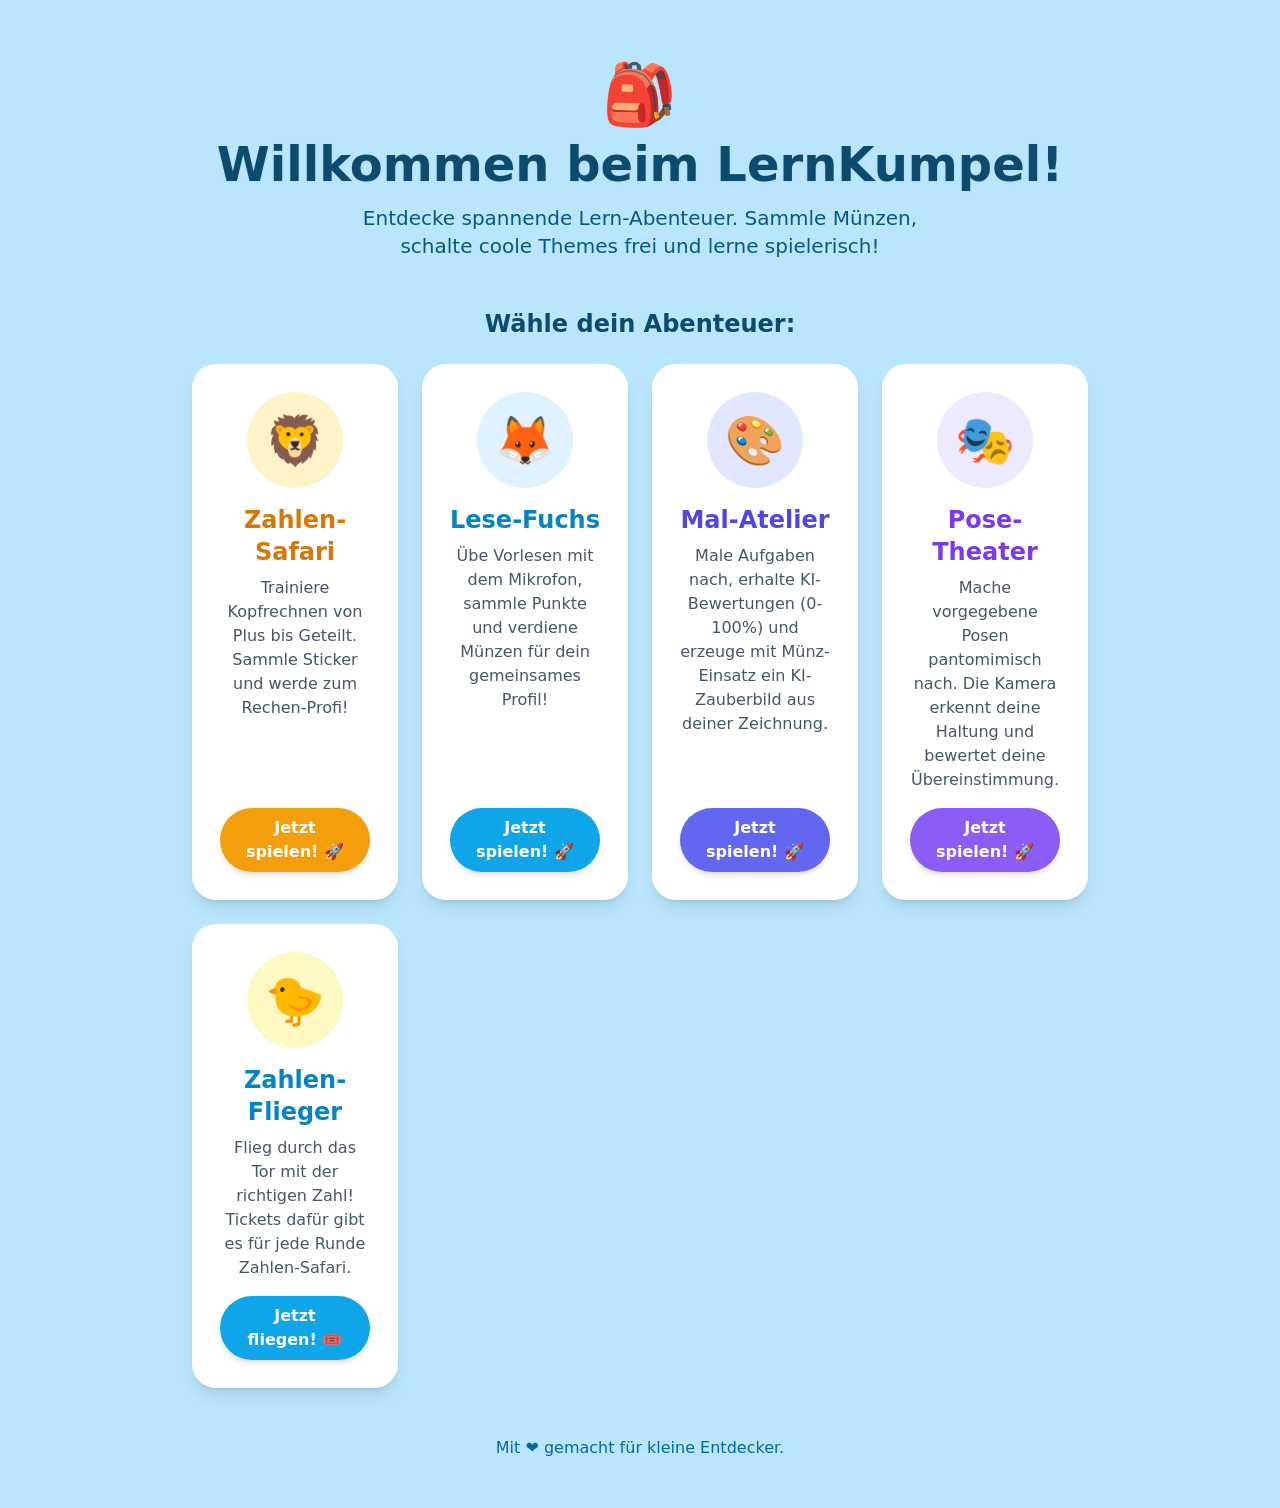
<file: index.html>
<!DOCTYPE html>
<html lang="de">
<head>
    <meta charset="UTF-8">
    <meta name="viewport" content="width=device-width, initial-scale=1.0">
    <title>LernKumpel - Lern-Apps für Kinder</title>
    
    <!-- Tailwind CSS: fertiges Stylesheet statt CDN-Compiler.
         Der CDN-Compiler (cdn.tailwindcss.com) ist modernes JS und scheitert auf
         alten Android-Browsern -> Seite wäre dort unformatiert.
         Neu bauen nach Klassen-Änderungen: node build-css.mjs -->
    <link rel="stylesheet" href="assets/lernkumpel.css">
    <style>
        @keyframes float {
            0%, 100% { transform: translateY(0px); }
            50% { transform: translateY(-10px); }
        }
        .animate-float {
            animation: float 3s ease-in-out infinite;
        }
    </style>
</head>
<body class="bg-sky-200 min-h-screen font-sans text-slate-800 flex flex-col items-center p-3 sm:p-6">

    <header class="text-center mt-6 mb-8 sm:mt-10 sm:mb-12">
        <div class="text-6xl mb-4 animate-float">🎒</div>
        <h1 class="text-4xl md:text-5xl font-black text-sky-900 mb-4 drop-shadow-sm">
            Willkommen beim LernKumpel!
        </h1>
        <p class="text-lg sm:text-xl text-sky-800 font-medium max-w-xl mx-auto">
            Entdecke spannende Lern-Abenteuer. Sammle Münzen, schalte coole Themes frei und lerne spielerisch!
        </p>
    </header>

    <main class="w-full max-w-4xl">
        <h2 class="text-2xl font-bold text-sky-900 mb-6 text-center">Wähle dein Abenteuer:</h2>
        
        <div class="grid grid-cols-1 md:grid-cols-2 xl:grid-cols-4 gap-4 sm:gap-6">
            
            <!-- Zahlen-Safari (Aktiv) -->
            <a href="./zahlen-safari/index.html" class="block group">
                <div class="bg-white rounded-3xl p-6 shadow-lg border-4 border-transparent group-hover:border-sky-400 group-hover:shadow-xl transition-all transform group-hover:-translate-y-2 h-full flex flex-col items-center text-center">
                    <div class="w-24 h-24 bg-amber-100 rounded-full flex items-center justify-center text-5xl mb-4 group-hover:scale-110 transition-transform">
                        🦁
                    </div>
                    <h3 class="text-2xl font-black text-amber-600 mb-2">Zahlen-Safari</h3>
                    <p class="text-slate-600 font-medium mb-4 flex-grow">
                        Trainiere Kopfrechnen von Plus bis Geteilt. Sammle Sticker und werde zum Rechen-Profi!
                    </p>
                    <span class="bg-amber-500 text-white px-6 py-2 rounded-full font-bold shadow-md group-hover:bg-amber-400 transition-colors">
                        Jetzt spielen! 🚀
                    </span>
                </div>
            </a>

            <!-- Lese-Fuchs (Aktiv) -->
            <a href="./lese-fuchs/index.html" class="block group">
                <div class="bg-white rounded-3xl p-6 shadow-lg border-4 border-transparent group-hover:border-sky-400 group-hover:shadow-xl transition-all transform group-hover:-translate-y-2 h-full flex flex-col items-center text-center">
                    <div class="w-24 h-24 bg-sky-100 rounded-full flex items-center justify-center text-5xl mb-4 group-hover:scale-110 transition-transform">
                        🦊
                    </div>
                    <h3 class="text-2xl font-black text-sky-600 mb-2">Lese-Fuchs</h3>
                    <p class="text-slate-600 font-medium mb-4 flex-grow">
                        Übe Vorlesen mit dem Mikrofon, sammle Punkte und verdiene Münzen für dein gemeinsames Profil!
                    </p>
                    <span class="bg-sky-500 text-white px-6 py-2 rounded-full font-bold shadow-md group-hover:bg-sky-400 transition-colors">
                        Jetzt spielen! 🚀
                    </span>
                </div>
            </a>

            <!-- Mal-Atelier (Aktiv) -->
            <a href="./mal-atelier/index.html" class="block group">
                <div class="bg-white rounded-3xl p-6 shadow-lg border-4 border-transparent group-hover:border-indigo-400 group-hover:shadow-xl transition-all transform group-hover:-translate-y-2 h-full flex flex-col items-center text-center">
                    <div class="w-24 h-24 bg-indigo-100 rounded-full flex items-center justify-center text-5xl mb-4 group-hover:scale-110 transition-transform">
                        🎨
                    </div>
                    <h3 class="text-2xl font-black text-indigo-600 mb-2">Mal-Atelier</h3>
                    <p class="text-slate-600 font-medium mb-4 flex-grow">
                        Male Aufgaben nach, erhalte KI-Bewertungen (0-100%) und erzeuge mit Münz-Einsatz ein KI-Zauberbild aus deiner Zeichnung.
                    </p>
                    <span class="bg-indigo-500 text-white px-6 py-2 rounded-full font-bold shadow-md group-hover:bg-indigo-400 transition-colors">
                        Jetzt spielen! 🚀
                    </span>
                </div>
            </a>

            <!-- Pose-Theater (Aktiv) -->
            <a href="./pose-theater/index.html" class="block group">
                <div class="bg-white rounded-3xl p-6 shadow-lg border-4 border-transparent group-hover:border-violet-400 group-hover:shadow-xl transition-all transform group-hover:-translate-y-2 h-full flex flex-col items-center text-center">
                    <div class="w-24 h-24 bg-violet-100 rounded-full flex items-center justify-center text-5xl mb-4 group-hover:scale-110 transition-transform">
                        🎭
                    </div>
                    <h3 class="text-2xl font-black text-violet-600 mb-2">Pose-Theater</h3>
                    <p class="text-slate-600 font-medium mb-4 flex-grow">
                        Mache vorgegebene Posen pantomimisch nach. Die Kamera erkennt deine Haltung und bewertet deine Übereinstimmung.
                    </p>
                    <span class="bg-violet-500 text-white px-6 py-2 rounded-full font-bold shadow-md group-hover:bg-violet-400 transition-colors">
                        Jetzt spielen! 🚀
                    </span>
                </div>
            </a>

            <!-- Zahlen-Flieger (Belohnungs-Spiel mit Tickets aus der Zahlen-Safari) -->
            <a href="./zahlen-flieger/index.html" class="block group">
                <div class="bg-white rounded-3xl p-6 shadow-lg border-4 border-transparent group-hover:border-sky-400 group-hover:shadow-xl transition-all transform group-hover:-translate-y-2 h-full flex flex-col items-center text-center">
                    <div class="w-24 h-24 bg-yellow-100 rounded-full flex items-center justify-center text-5xl mb-4 group-hover:scale-110 transition-transform">
                        🐤
                    </div>
                    <h3 class="text-2xl font-black text-sky-600 mb-2">Zahlen-Flieger</h3>
                    <p class="text-slate-600 font-medium mb-4 flex-grow">
                        Flieg durch das Tor mit der richtigen Zahl! Tickets dafür gibt es für jede Runde Zahlen-Safari.
                    </p>
                    <span class="bg-sky-500 text-white px-6 py-2 rounded-full font-bold shadow-md group-hover:bg-sky-400 transition-colors">
                        Jetzt fliegen! 🎟️
                    </span>
                </div>
            </a>

        </div>
    </main>

    <footer class="mt-auto pt-12 pb-6 text-center text-sky-700 font-medium">
        <p>Mit ❤️ gemacht für kleine Entdecker.</p>
    </footer>

</body>
</html>
</file>
<file: assets/lernkumpel.css>
/* Generiert von build-css.mjs - nicht direkt bearbeiten. */
*,:after,:before{--tw-border-spacing-x:0;--tw-border-spacing-y:0;--tw-translate-x:0;--tw-translate-y:0;--tw-rotate:0;--tw-skew-x:0;--tw-skew-y:0;--tw-scale-x:1;--tw-scale-y:1;--tw-pan-x: ;--tw-pan-y: ;--tw-pinch-zoom: ;--tw-scroll-snap-strictness:proximity;--tw-gradient-from-position: ;--tw-gradient-via-position: ;--tw-gradient-to-position: ;--tw-ordinal: ;--tw-slashed-zero: ;--tw-numeric-figure: ;--tw-numeric-spacing: ;--tw-numeric-fraction: ;--tw-ring-inset: ;--tw-ring-offset-width:0px;--tw-ring-offset-color:#fff;--tw-ring-color:rgba(59,130,246,.5);--tw-ring-offset-shadow:0 0 #0000;--tw-ring-shadow:0 0 #0000;--tw-shadow:0 0 #0000;--tw-shadow-colored:0 0 #0000;--tw-blur: ;--tw-brightness: ;--tw-contrast: ;--tw-grayscale: ;--tw-hue-rotate: ;--tw-invert: ;--tw-saturate: ;--tw-sepia: ;--tw-drop-shadow: ;--tw-backdrop-blur: ;--tw-backdrop-brightness: ;--tw-backdrop-contrast: ;--tw-backdrop-grayscale: ;--tw-backdrop-hue-rotate: ;--tw-backdrop-invert: ;--tw-backdrop-opacity: ;--tw-backdrop-saturate: ;--tw-backdrop-sepia: ;--tw-contain-size: ;--tw-contain-layout: ;--tw-contain-paint: ;--tw-contain-style: }::backdrop{--tw-border-spacing-x:0;--tw-border-spacing-y:0;--tw-translate-x:0;--tw-translate-y:0;--tw-rotate:0;--tw-skew-x:0;--tw-skew-y:0;--tw-scale-x:1;--tw-scale-y:1;--tw-pan-x: ;--tw-pan-y: ;--tw-pinch-zoom: ;--tw-scroll-snap-strictness:proximity;--tw-gradient-from-position: ;--tw-gradient-via-position: ;--tw-gradient-to-position: ;--tw-ordinal: ;--tw-slashed-zero: ;--tw-numeric-figure: ;--tw-numeric-spacing: ;--tw-numeric-fraction: ;--tw-ring-inset: ;--tw-ring-offset-width:0px;--tw-ring-offset-color:#fff;--tw-ring-color:rgba(59,130,246,.5);--tw-ring-offset-shadow:0 0 #0000;--tw-ring-shadow:0 0 #0000;--tw-shadow:0 0 #0000;--tw-shadow-colored:0 0 #0000;--tw-blur: ;--tw-brightness: ;--tw-contrast: ;--tw-grayscale: ;--tw-hue-rotate: ;--tw-invert: ;--tw-saturate: ;--tw-sepia: ;--tw-drop-shadow: ;--tw-backdrop-blur: ;--tw-backdrop-brightness: ;--tw-backdrop-contrast: ;--tw-backdrop-grayscale: ;--tw-backdrop-hue-rotate: ;--tw-backdrop-invert: ;--tw-backdrop-opacity: ;--tw-backdrop-saturate: ;--tw-backdrop-sepia: ;--tw-contain-size: ;--tw-contain-layout: ;--tw-contain-paint: ;--tw-contain-style: }/*! tailwindcss v3.4.17 | MIT License | https://tailwindcss.com*/*,:after,:before{box-sizing:border-box;border:0 solid #e5e7eb}:after,:before{--tw-content:""}:host,html{line-height:1.5;-webkit-text-size-adjust:100%;-moz-tab-size:4;-o-tab-size:4;tab-size:4;font-family:ui-sans-serif,system-ui,sans-serif,Apple Color Emoji,Segoe UI Emoji,Segoe UI Symbol,Noto Color Emoji;font-feature-settings:normal;font-variation-settings:normal;-webkit-tap-highlight-color:transparent}body{margin:0;line-height:inherit}hr{height:0;color:inherit;border-top-width:1px}abbr[title]{-webkit-text-decoration:underline dotted;text-decoration:underline dotted}h1,h2,h3,h4,h5,h6{font-size:inherit;font-weight:inherit}a{color:inherit;text-decoration:inherit}b,strong{font-weight:bolder}code,kbd,pre,samp{font-family:ui-monospace,SFMono-Regular,Menlo,Monaco,Consolas,Liberation Mono,Courier New,monospace;font-feature-settings:normal;font-variation-settings:normal;font-size:1em}small{font-size:80%}sub,sup{font-size:75%;line-height:0;position:relative;vertical-align:baseline}sub{bottom:-.25em}sup{top:-.5em}table{text-indent:0;border-color:inherit;border-collapse:collapse}button,input,optgroup,select,textarea{font-family:inherit;font-feature-settings:inherit;font-variation-settings:inherit;font-size:100%;font-weight:inherit;line-height:inherit;letter-spacing:inherit;color:inherit;margin:0;padding:0}button,select{text-transform:none}button,input[type=button],input[type=reset],input[type=submit]{-webkit-appearance:button;background-color:transparent;background-image:none}:-moz-focusring{outline:auto}:-moz-ui-invalid{box-shadow:none}progress{vertical-align:baseline}::-webkit-inner-spin-button,::-webkit-outer-spin-button{height:auto}[type=search]{-webkit-appearance:textfield;outline-offset:-2px}::-webkit-search-decoration{-webkit-appearance:none}::-webkit-file-upload-button{-webkit-appearance:button;font:inherit}summary{display:list-item}blockquote,dd,dl,figure,h1,h2,h3,h4,h5,h6,hr,p,pre{margin:0}fieldset{margin:0}fieldset,legend{padding:0}menu,ol,ul{list-style:none;margin:0;padding:0}dialog{padding:0}textarea{resize:vertical}input::-moz-placeholder,textarea::-moz-placeholder{opacity:1;color:#9ca3af}input::placeholder,textarea::placeholder{opacity:1;color:#9ca3af}[role=button],button{cursor:pointer}:disabled{cursor:default}audio,canvas,embed,iframe,img,object,svg,video{display:block;vertical-align:middle}img,video{max-width:100%;height:auto}[hidden]{display:none}.pointer-events-none{pointer-events:none}.pointer-events-auto{pointer-events:auto}.fixed{position:fixed}.absolute{position:absolute}.relative{position:relative}.inset-0{top:0;right:0;bottom:0;left:0}.-bottom-1{bottom:-.25rem}.-right-3{right:-.75rem}.-top-1{top:-.25rem}.-top-2{top:-.5rem}.-top-3{top:-.75rem}.bottom-full{bottom:100%}.left-0{left:0}.left-1\/2{left:50%}.left-3{left:.75rem}.left-6{left:1.5rem}.right-0{right:0}.top-0{top:0}.top-\[35\%\]{top:35%}.top-full{top:100%}.z-0{z-index:0}.z-10{z-index:10}.z-20{z-index:20}.z-50{z-index:50}.mx-1{margin-left:.25rem;margin-right:.25rem}.mx-auto{margin-left:auto;margin-right:auto}.-mt-1{margin-top:-.25rem}.mb-1{margin-bottom:.25rem}.mb-2{margin-bottom:.5rem}.mb-3{margin-bottom:.75rem}.mb-4{margin-bottom:1rem}.mb-6{margin-bottom:1.5rem}.mb-8{margin-bottom:2rem}.ml-1{margin-left:.25rem}.ml-2{margin-left:.5rem}.mr-2{margin-right:.5rem}.mt-1{margin-top:.25rem}.mt-10{margin-top:2.5rem}.mt-2{margin-top:.5rem}.mt-4{margin-top:1rem}.mt-6{margin-top:1.5rem}.mt-8{margin-top:2rem}.mt-auto{margin-top:auto}.block{display:block}.inline-block{display:inline-block}.flex{display:flex}.grid{display:grid}.hidden{display:none}.aspect-square{aspect-ratio:1/1}.h-10{height:2.5rem}.h-12{height:3rem}.h-16{height:4rem}.h-2{height:.5rem}.h-2\.5{height:.625rem}.h-20{height:5rem}.h-24{height:6rem}.h-28{height:7rem}.h-32{height:8rem}.h-36{height:9rem}.h-4{height:1rem}.h-48{height:12rem}.h-6{height:1.5rem}.h-8{height:2rem}.h-9{height:2.25rem}.h-full{height:100%}.max-h-full{max-height:100%}.min-h-0{min-height:0}.min-h-\[250px\]{min-height:250px}.min-h-screen{min-height:100vh}.w-10{width:2.5rem}.w-12{width:3rem}.w-16{width:4rem}.w-20{width:5rem}.w-24{width:6rem}.w-28{width:7rem}.w-4{width:1rem}.w-6{width:1.5rem}.w-8{width:2rem}.w-9{width:2.25rem}.w-full{width:100%}.w-max{width:-moz-max-content;width:max-content}.min-w-0{min-width:0}.min-w-\[1\.2em\]{min-width:1.2em}.max-w-4xl{max-width:56rem}.max-w-\[6rem\]{max-width:6rem}.max-w-xl{max-width:36rem}.flex-1{flex:1 1 0%}.shrink-0{flex-shrink:0}.flex-grow{flex-grow:1}.-translate-x-1\/2{--tw-translate-x:-50%}.-translate-x-1\/2,.-translate-y-1\/2{transform:translate(var(--tw-translate-x),var(--tw-translate-y)) rotate(var(--tw-rotate)) skewX(var(--tw-skew-x)) skewY(var(--tw-skew-y)) scaleX(var(--tw-scale-x)) scaleY(var(--tw-scale-y))}.-translate-y-1\/2{--tw-translate-y:-50%}.-translate-y-10{--tw-translate-y:-2.5rem}.-translate-y-10,.-translate-y-3{transform:translate(var(--tw-translate-x),var(--tw-translate-y)) rotate(var(--tw-rotate)) skewX(var(--tw-skew-x)) skewY(var(--tw-skew-y)) scaleX(var(--tw-scale-x)) scaleY(var(--tw-scale-y))}.-translate-y-3{--tw-translate-y:-0.75rem}.translate-x-3{--tw-translate-x:0.75rem}.scale-105,.translate-x-3{transform:translate(var(--tw-translate-x),var(--tw-translate-y)) rotate(var(--tw-rotate)) skewX(var(--tw-skew-x)) skewY(var(--tw-skew-y)) scaleX(var(--tw-scale-x)) scaleY(var(--tw-scale-y))}.scale-105{--tw-scale-x:1.05;--tw-scale-y:1.05}.scale-110{--tw-scale-x:1.1;--tw-scale-y:1.1}.scale-110,.transform{transform:translate(var(--tw-translate-x),var(--tw-translate-y)) rotate(var(--tw-rotate)) skewX(var(--tw-skew-x)) skewY(var(--tw-skew-y)) scaleX(var(--tw-scale-x)) scaleY(var(--tw-scale-y))}@keyframes bounce{0%,to{transform:translateY(-25%);animation-timing-function:cubic-bezier(.8,0,1,1)}50%{transform:none;animation-timing-function:cubic-bezier(0,0,.2,1)}}.animate-bounce{animation:bounce 1s infinite}@keyframes pulse{50%{opacity:.5}}.animate-pulse{animation:pulse 2s cubic-bezier(.4,0,.6,1) infinite}.cursor-default{cursor:default}.resize{resize:both}.grid-cols-1{grid-template-columns:repeat(1,minmax(0,1fr))}.grid-cols-2{grid-template-columns:repeat(2,minmax(0,1fr))}.grid-cols-3{grid-template-columns:repeat(3,minmax(0,1fr))}.grid-cols-4{grid-template-columns:repeat(4,minmax(0,1fr))}.grid-cols-5{grid-template-columns:repeat(5,minmax(0,1fr))}.flex-col{flex-direction:column}.flex-wrap{flex-wrap:wrap}.items-start{align-items:flex-start}.items-center{align-items:center}.justify-center{justify-content:center}.justify-between{justify-content:space-between}.gap-0\.5{gap:.125rem}.gap-1{gap:.25rem}.gap-1\.5{gap:.375rem}.gap-2{gap:.5rem}.gap-3{gap:.75rem}.gap-4{gap:1rem}.space-y-3>:not([hidden])~:not([hidden]){--tw-space-y-reverse:0;margin-top:calc(.75rem*(1 - var(--tw-space-y-reverse)));margin-bottom:calc(.75rem*var(--tw-space-y-reverse))}.space-y-4>:not([hidden])~:not([hidden]){--tw-space-y-reverse:0;margin-top:calc(1rem*(1 - var(--tw-space-y-reverse)));margin-bottom:calc(1rem*var(--tw-space-y-reverse))}.overflow-hidden{overflow:hidden}.overflow-y-auto{overflow-y:auto}.truncate{overflow:hidden;text-overflow:ellipsis}.truncate,.whitespace-nowrap{white-space:nowrap}.rounded-2xl{border-radius:1rem}.rounded-3xl{border-radius:1.5rem}.rounded-\[2rem\]{border-radius:2rem}.rounded-full{border-radius:9999px}.rounded-lg{border-radius:.5rem}.rounded-md{border-radius:.375rem}.rounded-xl{border-radius:.75rem}.rounded-b-2xl{border-bottom-right-radius:1rem;border-bottom-left-radius:1rem}.rounded-b-\[50\%\]{border-bottom-right-radius:50%;border-bottom-left-radius:50%}.border{border-width:1px}.border-2{border-width:2px}.border-4{border-width:4px}.border-8{border-width:8px}.border-b-\[6px\]{border-bottom-width:6px}.border-t-2{border-top-width:2px}.border-dashed{border-style:dashed}.border-amber-200{--tw-border-opacity:1;border-color:rgba(253,230,138,var(--tw-border-opacity,1))}.border-amber-500{--tw-border-opacity:1;border-color:rgba(245,158,11,var(--tw-border-opacity,1))}.border-black\/30{border-color:rgba(0,0,0,.3)}.border-blue-600{--tw-border-opacity:1;border-color:rgba(37,99,235,var(--tw-border-opacity,1))}.border-blue-700{--tw-border-opacity:1;border-color:rgba(29,78,216,var(--tw-border-opacity,1))}.border-cyan-800{--tw-border-opacity:1;border-color:rgba(21,94,117,var(--tw-border-opacity,1))}.border-emerald-200{--tw-border-opacity:1;border-color:rgba(167,243,208,var(--tw-border-opacity,1))}.border-emerald-300{--tw-border-opacity:1;border-color:rgba(110,231,183,var(--tw-border-opacity,1))}.border-emerald-400{--tw-border-opacity:1;border-color:rgba(52,211,153,var(--tw-border-opacity,1))}.border-emerald-700{--tw-border-opacity:1;border-color:rgba(4,120,87,var(--tw-border-opacity,1))}.border-emerald-900{--tw-border-opacity:1;border-color:rgba(6,78,59,var(--tw-border-opacity,1))}.border-fuchsia-100{--tw-border-opacity:1;border-color:rgba(250,232,255,var(--tw-border-opacity,1))}.border-fuchsia-200{--tw-border-opacity:1;border-color:rgba(245,208,254,var(--tw-border-opacity,1))}.border-fuchsia-600{--tw-border-opacity:1;border-color:rgba(192,38,211,var(--tw-border-opacity,1))}.border-gray-100{--tw-border-opacity:1;border-color:rgba(243,244,246,var(--tw-border-opacity,1))}.border-gray-200{--tw-border-opacity:1;border-color:rgba(229,231,235,var(--tw-border-opacity,1))}.border-gray-400{--tw-border-opacity:1;border-color:rgba(156,163,175,var(--tw-border-opacity,1))}.border-gray-800{--tw-border-opacity:1;border-color:rgba(31,41,55,var(--tw-border-opacity,1))}.border-green-200{--tw-border-opacity:1;border-color:rgba(187,247,208,var(--tw-border-opacity,1))}.border-green-300{--tw-border-opacity:1;border-color:rgba(134,239,172,var(--tw-border-opacity,1))}.border-green-800{--tw-border-opacity:1;border-color:rgba(22,101,52,var(--tw-border-opacity,1))}.border-green-900{--tw-border-opacity:1;border-color:rgba(20,83,45,var(--tw-border-opacity,1))}.border-indigo-100{--tw-border-opacity:1;border-color:rgba(224,231,255,var(--tw-border-opacity,1))}.border-indigo-300{--tw-border-opacity:1;border-color:rgba(165,180,252,var(--tw-border-opacity,1))}.border-indigo-800{--tw-border-opacity:1;border-color:rgba(55,48,163,var(--tw-border-opacity,1))}.border-lime-800{--tw-border-opacity:1;border-color:rgba(63,98,18,var(--tw-border-opacity,1))}.border-lime-900{--tw-border-opacity:1;border-color:rgba(54,83,20,var(--tw-border-opacity,1))}.border-orange-100{--tw-border-opacity:1;border-color:rgba(255,237,213,var(--tw-border-opacity,1))}.border-orange-200{--tw-border-opacity:1;border-color:rgba(254,215,170,var(--tw-border-opacity,1))}.border-orange-600{--tw-border-opacity:1;border-color:rgba(234,88,12,var(--tw-border-opacity,1))}.border-orange-800{--tw-border-opacity:1;border-color:rgba(154,52,18,var(--tw-border-opacity,1))}.border-pink-200{--tw-border-opacity:1;border-color:rgba(251,207,232,var(--tw-border-opacity,1))}.border-pink-700{--tw-border-opacity:1;border-color:rgba(190,24,93,var(--tw-border-opacity,1))}.border-purple-300{--tw-border-opacity:1;border-color:rgba(216,180,254,var(--tw-border-opacity,1))}.border-red-700{--tw-border-opacity:1;border-color:rgba(185,28,28,var(--tw-border-opacity,1))}.border-red-900{--tw-border-opacity:1;border-color:rgba(127,29,29,var(--tw-border-opacity,1))}.border-red-950{--tw-border-opacity:1;border-color:rgba(69,10,10,var(--tw-border-opacity,1))}.border-rose-300{--tw-border-opacity:1;border-color:rgba(253,164,175,var(--tw-border-opacity,1))}.border-sky-100{--tw-border-opacity:1;border-color:rgba(224,242,254,var(--tw-border-opacity,1))}.border-sky-200{--tw-border-opacity:1;border-color:rgba(186,230,253,var(--tw-border-opacity,1))}.border-sky-300{--tw-border-opacity:1;border-color:rgba(125,211,252,var(--tw-border-opacity,1))}.border-slate-800{--tw-border-opacity:1;border-color:rgba(30,41,59,var(--tw-border-opacity,1))}.border-stone-700{--tw-border-opacity:1;border-color:rgba(68,64,60,var(--tw-border-opacity,1))}.border-stone-800{--tw-border-opacity:1;border-color:rgba(41,37,36,var(--tw-border-opacity,1))}.border-stone-950{--tw-border-opacity:1;border-color:rgba(12,10,9,var(--tw-border-opacity,1))}.border-transparent{border-color:transparent}.border-violet-900{--tw-border-opacity:1;border-color:rgba(76,29,149,var(--tw-border-opacity,1))}.border-white{--tw-border-opacity:1;border-color:rgba(255,255,255,var(--tw-border-opacity,1))}.border-white\/50{border-color:hsla(0,0%,100%,.5)}.border-yellow-200{--tw-border-opacity:1;border-color:rgba(254,240,138,var(--tw-border-opacity,1))}.border-yellow-300{--tw-border-opacity:1;border-color:rgba(253,224,71,var(--tw-border-opacity,1))}.border-yellow-600{--tw-border-opacity:1;border-color:rgba(202,138,4,var(--tw-border-opacity,1))}.bg-\[\#a8c6a0\]{--tw-bg-opacity:1;background-color:rgba(168,198,160,var(--tw-bg-opacity,1))}.bg-amber-100{--tw-bg-opacity:1;background-color:rgba(254,243,199,var(--tw-bg-opacity,1))}.bg-amber-400{--tw-bg-opacity:1;background-color:rgba(251,191,36,var(--tw-bg-opacity,1))}.bg-amber-50{--tw-bg-opacity:1;background-color:rgba(255,251,235,var(--tw-bg-opacity,1))}.bg-amber-500{--tw-bg-opacity:1;background-color:rgba(245,158,11,var(--tw-bg-opacity,1))}.bg-amber-600{--tw-bg-opacity:1;background-color:rgba(217,119,6,var(--tw-bg-opacity,1))}.bg-black{--tw-bg-opacity:1;background-color:rgba(0,0,0,var(--tw-bg-opacity,1))}.bg-blue-100{--tw-bg-opacity:1;background-color:rgba(219,234,254,var(--tw-bg-opacity,1))}.bg-blue-500{--tw-bg-opacity:1;background-color:rgba(59,130,246,var(--tw-bg-opacity,1))}.bg-blue-600{--tw-bg-opacity:1;background-color:rgba(37,99,235,var(--tw-bg-opacity,1))}.bg-cyan-100{--tw-bg-opacity:1;background-color:rgba(207,250,254,var(--tw-bg-opacity,1))}.bg-cyan-200{--tw-bg-opacity:1;background-color:rgba(165,243,252,var(--tw-bg-opacity,1))}.bg-cyan-50{--tw-bg-opacity:1;background-color:rgba(236,254,255,var(--tw-bg-opacity,1))}.bg-cyan-500{--tw-bg-opacity:1;background-color:rgba(6,182,212,var(--tw-bg-opacity,1))}.bg-cyan-600{--tw-bg-opacity:1;background-color:rgba(8,145,178,var(--tw-bg-opacity,1))}.bg-cyan-800{--tw-bg-opacity:1;background-color:rgba(21,94,117,var(--tw-bg-opacity,1))}.bg-cyan-900{--tw-bg-opacity:1;background-color:rgba(22,78,99,var(--tw-bg-opacity,1))}.bg-emerald-100{--tw-bg-opacity:1;background-color:rgba(209,250,229,var(--tw-bg-opacity,1))}.bg-emerald-200{--tw-bg-opacity:1;background-color:rgba(167,243,208,var(--tw-bg-opacity,1))}.bg-emerald-50{--tw-bg-opacity:1;background-color:rgba(236,253,245,var(--tw-bg-opacity,1))}.bg-emerald-500{--tw-bg-opacity:1;background-color:rgba(16,185,129,var(--tw-bg-opacity,1))}.bg-emerald-600{--tw-bg-opacity:1;background-color:rgba(5,150,105,var(--tw-bg-opacity,1))}.bg-emerald-900{--tw-bg-opacity:1;background-color:rgba(6,78,59,var(--tw-bg-opacity,1))}.bg-emerald-950{--tw-bg-opacity:1;background-color:rgba(2,44,34,var(--tw-bg-opacity,1))}.bg-fuchsia-400{--tw-bg-opacity:1;background-color:rgba(232,121,249,var(--tw-bg-opacity,1))}.bg-fuchsia-50{--tw-bg-opacity:1;background-color:rgba(253,244,255,var(--tw-bg-opacity,1))}.bg-fuchsia-500{--tw-bg-opacity:1;background-color:rgba(217,70,239,var(--tw-bg-opacity,1))}.bg-gray-100{--tw-bg-opacity:1;background-color:rgba(243,244,246,var(--tw-bg-opacity,1))}.bg-gray-200{--tw-bg-opacity:1;background-color:rgba(229,231,235,var(--tw-bg-opacity,1))}.bg-gray-300{--tw-bg-opacity:1;background-color:rgba(209,213,219,var(--tw-bg-opacity,1))}.bg-gray-50{--tw-bg-opacity:1;background-color:rgba(249,250,251,var(--tw-bg-opacity,1))}.bg-gray-800{--tw-bg-opacity:1;background-color:rgba(31,41,55,var(--tw-bg-opacity,1))}.bg-gray-900{--tw-bg-opacity:1;background-color:rgba(17,24,39,var(--tw-bg-opacity,1))}.bg-green-100{--tw-bg-opacity:1;background-color:rgba(220,252,231,var(--tw-bg-opacity,1))}.bg-green-50{--tw-bg-opacity:1;background-color:rgba(240,253,244,var(--tw-bg-opacity,1))}.bg-green-500{--tw-bg-opacity:1;background-color:rgba(34,197,94,var(--tw-bg-opacity,1))}.bg-green-600{--tw-bg-opacity:1;background-color:rgba(22,163,74,var(--tw-bg-opacity,1))}.bg-green-700{--tw-bg-opacity:1;background-color:rgba(21,128,61,var(--tw-bg-opacity,1))}.bg-green-900{--tw-bg-opacity:1;background-color:rgba(20,83,45,var(--tw-bg-opacity,1))}.bg-green-950{--tw-bg-opacity:1;background-color:rgba(5,46,22,var(--tw-bg-opacity,1))}.bg-indigo-100{--tw-bg-opacity:1;background-color:rgba(224,231,255,var(--tw-bg-opacity,1))}.bg-indigo-200{--tw-bg-opacity:1;background-color:rgba(199,210,254,var(--tw-bg-opacity,1))}.bg-indigo-50{--tw-bg-opacity:1;background-color:rgba(238,242,255,var(--tw-bg-opacity,1))}.bg-indigo-500{--tw-bg-opacity:1;background-color:rgba(99,102,241,var(--tw-bg-opacity,1))}.bg-indigo-600{--tw-bg-opacity:1;background-color:rgba(79,70,229,var(--tw-bg-opacity,1))}.bg-indigo-950{--tw-bg-opacity:1;background-color:rgba(30,27,75,var(--tw-bg-opacity,1))}.bg-lime-100{--tw-bg-opacity:1;background-color:rgba(236,252,203,var(--tw-bg-opacity,1))}.bg-lime-200{--tw-bg-opacity:1;background-color:rgba(217,249,157,var(--tw-bg-opacity,1))}.bg-lime-50{--tw-bg-opacity:1;background-color:rgba(247,254,231,var(--tw-bg-opacity,1))}.bg-lime-500{--tw-bg-opacity:1;background-color:rgba(132,204,22,var(--tw-bg-opacity,1))}.bg-lime-800{--tw-bg-opacity:1;background-color:rgba(63,98,18,var(--tw-bg-opacity,1))}.bg-lime-900{--tw-bg-opacity:1;background-color:rgba(54,83,20,var(--tw-bg-opacity,1))}.bg-lime-950{--tw-bg-opacity:1;background-color:rgba(26,46,5,var(--tw-bg-opacity,1))}.bg-orange-100{--tw-bg-opacity:1;background-color:rgba(255,237,213,var(--tw-bg-opacity,1))}.bg-orange-200{--tw-bg-opacity:1;background-color:rgba(254,215,170,var(--tw-bg-opacity,1))}.bg-orange-300{--tw-bg-opacity:1;background-color:rgba(253,186,116,var(--tw-bg-opacity,1))}.bg-orange-400{--tw-bg-opacity:1;background-color:rgba(251,146,60,var(--tw-bg-opacity,1))}.bg-orange-50{--tw-bg-opacity:1;background-color:rgba(255,247,237,var(--tw-bg-opacity,1))}.bg-orange-500{--tw-bg-opacity:1;background-color:rgba(249,115,22,var(--tw-bg-opacity,1))}.bg-orange-600{--tw-bg-opacity:1;background-color:rgba(234,88,12,var(--tw-bg-opacity,1))}.bg-pink-100{--tw-bg-opacity:1;background-color:rgba(252,231,243,var(--tw-bg-opacity,1))}.bg-pink-200{--tw-bg-opacity:1;background-color:rgba(251,207,232,var(--tw-bg-opacity,1))}.bg-pink-400{--tw-bg-opacity:1;background-color:rgba(244,114,182,var(--tw-bg-opacity,1))}.bg-pink-50{--tw-bg-opacity:1;background-color:rgba(253,242,248,var(--tw-bg-opacity,1))}.bg-pink-500{--tw-bg-opacity:1;background-color:rgba(236,72,153,var(--tw-bg-opacity,1))}.bg-purple-500{--tw-bg-opacity:1;background-color:rgba(168,85,247,var(--tw-bg-opacity,1))}.bg-purple-800{--tw-bg-opacity:1;background-color:rgba(107,33,168,var(--tw-bg-opacity,1))}.bg-purple-900{--tw-bg-opacity:1;background-color:rgba(88,28,135,var(--tw-bg-opacity,1))}.bg-red-500{--tw-bg-opacity:1;background-color:rgba(239,68,68,var(--tw-bg-opacity,1))}.bg-red-600{--tw-bg-opacity:1;background-color:rgba(220,38,38,var(--tw-bg-opacity,1))}.bg-red-700{--tw-bg-opacity:1;background-color:rgba(185,28,28,var(--tw-bg-opacity,1))}.bg-red-800{--tw-bg-opacity:1;background-color:rgba(153,27,27,var(--tw-bg-opacity,1))}.bg-red-950{--tw-bg-opacity:1;background-color:rgba(69,10,10,var(--tw-bg-opacity,1))}.bg-rose-100{--tw-bg-opacity:1;background-color:rgba(255,228,230,var(--tw-bg-opacity,1))}.bg-rose-50{--tw-bg-opacity:1;background-color:rgba(255,241,242,var(--tw-bg-opacity,1))}.bg-rose-500{--tw-bg-opacity:1;background-color:rgba(244,63,94,var(--tw-bg-opacity,1))}.bg-rose-800{--tw-bg-opacity:1;background-color:rgba(159,18,57,var(--tw-bg-opacity,1))}.bg-rose-900{--tw-bg-opacity:1;background-color:rgba(136,19,55,var(--tw-bg-opacity,1))}.bg-sky-100{--tw-bg-opacity:1;background-color:rgba(224,242,254,var(--tw-bg-opacity,1))}.bg-sky-200{--tw-bg-opacity:1;background-color:rgba(186,230,253,var(--tw-bg-opacity,1))}.bg-sky-400{--tw-bg-opacity:1;background-color:rgba(56,189,248,var(--tw-bg-opacity,1))}.bg-sky-50{--tw-bg-opacity:1;background-color:rgba(240,249,255,var(--tw-bg-opacity,1))}.bg-sky-500{--tw-bg-opacity:1;background-color:rgba(14,165,233,var(--tw-bg-opacity,1))}.bg-slate-100{--tw-bg-opacity:1;background-color:rgba(241,245,249,var(--tw-bg-opacity,1))}.bg-slate-200{--tw-bg-opacity:1;background-color:rgba(226,232,240,var(--tw-bg-opacity,1))}.bg-slate-800{--tw-bg-opacity:1;background-color:rgba(30,41,59,var(--tw-bg-opacity,1))}.bg-slate-900{--tw-bg-opacity:1;background-color:rgba(15,23,42,var(--tw-bg-opacity,1))}.bg-slate-950{--tw-bg-opacity:1;background-color:rgba(2,6,23,var(--tw-bg-opacity,1))}.bg-stone-100{--tw-bg-opacity:1;background-color:rgba(245,245,244,var(--tw-bg-opacity,1))}.bg-stone-200{--tw-bg-opacity:1;background-color:rgba(231,229,228,var(--tw-bg-opacity,1))}.bg-stone-700{--tw-bg-opacity:1;background-color:rgba(68,64,60,var(--tw-bg-opacity,1))}.bg-stone-800{--tw-bg-opacity:1;background-color:rgba(41,37,36,var(--tw-bg-opacity,1))}.bg-stone-900{--tw-bg-opacity:1;background-color:rgba(28,25,23,var(--tw-bg-opacity,1))}.bg-teal-500{--tw-bg-opacity:1;background-color:rgba(20,184,166,var(--tw-bg-opacity,1))}.bg-teal-600{--tw-bg-opacity:1;background-color:rgba(13,148,136,var(--tw-bg-opacity,1))}.bg-violet-100{--tw-bg-opacity:1;background-color:rgba(237,233,254,var(--tw-bg-opacity,1))}.bg-violet-50{--tw-bg-opacity:1;background-color:rgba(245,243,255,var(--tw-bg-opacity,1))}.bg-violet-500{--tw-bg-opacity:1;background-color:rgba(139,92,246,var(--tw-bg-opacity,1))}.bg-violet-600{--tw-bg-opacity:1;background-color:rgba(124,58,237,var(--tw-bg-opacity,1))}.bg-violet-700{--tw-bg-opacity:1;background-color:rgba(109,40,217,var(--tw-bg-opacity,1))}.bg-violet-950{--tw-bg-opacity:1;background-color:rgba(46,16,101,var(--tw-bg-opacity,1))}.bg-white{--tw-bg-opacity:1;background-color:rgba(255,255,255,var(--tw-bg-opacity,1))}.bg-white\/20{background-color:hsla(0,0%,100%,.2)}.bg-white\/70{background-color:hsla(0,0%,100%,.7)}.bg-white\/80{background-color:hsla(0,0%,100%,.8)}.bg-white\/85{background-color:hsla(0,0%,100%,.85)}.bg-white\/90{background-color:hsla(0,0%,100%,.9)}.bg-white\/95{background-color:hsla(0,0%,100%,.95)}.bg-yellow-100{--tw-bg-opacity:1;background-color:rgba(254,249,195,var(--tw-bg-opacity,1))}.bg-yellow-400{--tw-bg-opacity:1;background-color:rgba(250,204,21,var(--tw-bg-opacity,1))}.bg-yellow-50{--tw-bg-opacity:1;background-color:rgba(254,252,232,var(--tw-bg-opacity,1))}.bg-yellow-500{--tw-bg-opacity:1;background-color:rgba(234,179,8,var(--tw-bg-opacity,1))}.bg-gradient-to-b{background-image:linear-gradient(to bottom,var(--tw-gradient-stops))}.bg-gradient-to-r{background-image:linear-gradient(to right,var(--tw-gradient-stops))}.from-cyan-300{--tw-gradient-from:#67e8f9 var(--tw-gradient-from-position);--tw-gradient-to:rgba(103,232,249,0) var(--tw-gradient-to-position);--tw-gradient-stops:var(--tw-gradient-from),var(--tw-gradient-to)}.from-indigo-400{--tw-gradient-from:#818cf8 var(--tw-gradient-from-position);--tw-gradient-to:rgba(129,140,248,0) var(--tw-gradient-to-position);--tw-gradient-stops:var(--tw-gradient-from),var(--tw-gradient-to)}.from-sky-200{--tw-gradient-from:#bae6fd var(--tw-gradient-from-position);--tw-gradient-to:rgba(186,230,253,0) var(--tw-gradient-to-position);--tw-gradient-stops:var(--tw-gradient-from),var(--tw-gradient-to)}.from-yellow-300{--tw-gradient-from:#fde047 var(--tw-gradient-from-position);--tw-gradient-to:rgba(253,224,71,0) var(--tw-gradient-to-position);--tw-gradient-stops:var(--tw-gradient-from),var(--tw-gradient-to)}.via-amber-200{--tw-gradient-to:hsla(48,97%,77%,0) var(--tw-gradient-to-position);--tw-gradient-stops:var(--tw-gradient-from),#fde68a var(--tw-gradient-via-position),var(--tw-gradient-to)}.via-sky-200{--tw-gradient-to:rgba(186,230,253,0) var(--tw-gradient-to-position);--tw-gradient-stops:var(--tw-gradient-from),#bae6fd var(--tw-gradient-via-position),var(--tw-gradient-to)}.via-slate-800{--tw-gradient-to:rgba(30,41,59,0) var(--tw-gradient-to-position);--tw-gradient-stops:var(--tw-gradient-from),#1e293b var(--tw-gradient-via-position),var(--tw-gradient-to)}.to-blue-200{--tw-gradient-to:#bfdbfe var(--tw-gradient-to-position)}.to-emerald-200{--tw-gradient-to:#a7f3d0 var(--tw-gradient-to-position)}.to-indigo-950{--tw-gradient-to:#1e1b4b var(--tw-gradient-to-position)}.to-orange-200{--tw-gradient-to:#fed7aa var(--tw-gradient-to-position)}.p-1{padding:.25rem}.p-2{padding:.5rem}.p-2\.5{padding:.625rem}.p-3{padding:.75rem}.p-4{padding:1rem}.p-6{padding:1.5rem}.p-8{padding:2rem}.px-1\.5{padding-left:.375rem;padding-right:.375rem}.px-2{padding-left:.5rem;padding-right:.5rem}.px-3{padding-left:.75rem;padding-right:.75rem}.px-4{padding-left:1rem;padding-right:1rem}.px-5{padding-left:1.25rem;padding-right:1.25rem}.px-6{padding-left:1.5rem;padding-right:1.5rem}.py-0\.5{padding-top:.125rem;padding-bottom:.125rem}.py-1{padding-top:.25rem;padding-bottom:.25rem}.py-1\.5{padding-top:.375rem;padding-bottom:.375rem}.py-2{padding-top:.5rem;padding-bottom:.5rem}.py-3{padding-top:.75rem;padding-bottom:.75rem}.py-4{padding-top:1rem;padding-bottom:1rem}.pb-1{padding-bottom:.25rem}.pb-2{padding-bottom:.5rem}.pb-4{padding-bottom:1rem}.pb-6{padding-bottom:1.5rem}.pr-1{padding-right:.25rem}.pt-12{padding-top:3rem}.pt-20{padding-top:5rem}.pt-3{padding-top:.75rem}.text-left{text-align:left}.text-center{text-align:center}.text-right{text-align:right}.font-mono{font-family:ui-monospace,SFMono-Regular,Menlo,Monaco,Consolas,Liberation Mono,Courier New,monospace}.font-sans{font-family:ui-sans-serif,system-ui,sans-serif,Apple Color Emoji,Segoe UI Emoji,Segoe UI Symbol,Noto Color Emoji}.text-2xl{font-size:1.5rem;line-height:2rem}.text-3xl{font-size:1.875rem;line-height:2.25rem}.text-4xl{font-size:2.25rem;line-height:2.5rem}.text-5xl{font-size:3rem;line-height:1}.text-6xl{font-size:3.75rem;line-height:1}.text-7xl{font-size:4.5rem;line-height:1}.text-\[10px\]{font-size:10px}.text-\[11px\]{font-size:11px}.text-lg{font-size:1.125rem;line-height:1.75rem}.text-sm{font-size:.875rem;line-height:1.25rem}.text-xl{font-size:1.25rem;line-height:1.75rem}.text-xs{font-size:.75rem;line-height:1rem}.font-black{font-weight:900}.font-bold{font-weight:700}.font-extrabold{font-weight:800}.font-medium{font-weight:500}.font-normal{font-weight:400}.uppercase{text-transform:uppercase}.leading-none{line-height:1}.leading-snug{line-height:1.375}.leading-tight{line-height:1.25}.tracking-tight{letter-spacing:-.025em}.tracking-wider{letter-spacing:.05em}.tracking-widest{letter-spacing:.1em}.text-amber-500{--tw-text-opacity:1;color:rgba(245,158,11,var(--tw-text-opacity,1))}.text-amber-600{--tw-text-opacity:1;color:rgba(217,119,6,var(--tw-text-opacity,1))}.text-amber-800{--tw-text-opacity:1;color:rgba(146,64,14,var(--tw-text-opacity,1))}.text-amber-900{--tw-text-opacity:1;color:rgba(120,53,15,var(--tw-text-opacity,1))}.text-amber-950{--tw-text-opacity:1;color:rgba(69,26,3,var(--tw-text-opacity,1))}.text-blue-500{--tw-text-opacity:1;color:rgba(59,130,246,var(--tw-text-opacity,1))}.text-blue-600{--tw-text-opacity:1;color:rgba(37,99,235,var(--tw-text-opacity,1))}.text-blue-700{--tw-text-opacity:1;color:rgba(29,78,216,var(--tw-text-opacity,1))}.text-cyan-500{--tw-text-opacity:1;color:rgba(6,182,212,var(--tw-text-opacity,1))}.text-cyan-700{--tw-text-opacity:1;color:rgba(14,116,144,var(--tw-text-opacity,1))}.text-cyan-800{--tw-text-opacity:1;color:rgba(21,94,117,var(--tw-text-opacity,1))}.text-cyan-900{--tw-text-opacity:1;color:rgba(22,78,99,var(--tw-text-opacity,1))}.text-cyan-950{--tw-text-opacity:1;color:rgba(8,51,68,var(--tw-text-opacity,1))}.text-emerald-600{--tw-text-opacity:1;color:rgba(5,150,105,var(--tw-text-opacity,1))}.text-emerald-700{--tw-text-opacity:1;color:rgba(4,120,87,var(--tw-text-opacity,1))}.text-emerald-900{--tw-text-opacity:1;color:rgba(6,78,59,var(--tw-text-opacity,1))}.text-emerald-950{--tw-text-opacity:1;color:rgba(2,44,34,var(--tw-text-opacity,1))}.text-fuchsia-500{--tw-text-opacity:1;color:rgba(217,70,239,var(--tw-text-opacity,1))}.text-fuchsia-600{--tw-text-opacity:1;color:rgba(192,38,211,var(--tw-text-opacity,1))}.text-fuchsia-700{--tw-text-opacity:1;color:rgba(162,28,175,var(--tw-text-opacity,1))}.text-fuchsia-800{--tw-text-opacity:1;color:rgba(134,25,143,var(--tw-text-opacity,1))}.text-fuchsia-900{--tw-text-opacity:1;color:rgba(112,26,117,var(--tw-text-opacity,1))}.text-gray-300{--tw-text-opacity:1;color:rgba(209,213,219,var(--tw-text-opacity,1))}.text-gray-400{--tw-text-opacity:1;color:rgba(156,163,175,var(--tw-text-opacity,1))}.text-gray-500{--tw-text-opacity:1;color:rgba(107,114,128,var(--tw-text-opacity,1))}.text-gray-600{--tw-text-opacity:1;color:rgba(75,85,99,var(--tw-text-opacity,1))}.text-gray-700{--tw-text-opacity:1;color:rgba(55,65,81,var(--tw-text-opacity,1))}.text-gray-800{--tw-text-opacity:1;color:rgba(31,41,55,var(--tw-text-opacity,1))}.text-green-600{--tw-text-opacity:1;color:rgba(22,163,74,var(--tw-text-opacity,1))}.text-green-700{--tw-text-opacity:1;color:rgba(21,128,61,var(--tw-text-opacity,1))}.text-green-800{--tw-text-opacity:1;color:rgba(22,101,52,var(--tw-text-opacity,1))}.text-indigo-100{--tw-text-opacity:1;color:rgba(224,231,255,var(--tw-text-opacity,1))}.text-indigo-400{--tw-text-opacity:1;color:rgba(129,140,248,var(--tw-text-opacity,1))}.text-indigo-500{--tw-text-opacity:1;color:rgba(99,102,241,var(--tw-text-opacity,1))}.text-indigo-600{--tw-text-opacity:1;color:rgba(79,70,229,var(--tw-text-opacity,1))}.text-indigo-800{--tw-text-opacity:1;color:rgba(55,48,163,var(--tw-text-opacity,1))}.text-indigo-900{--tw-text-opacity:1;color:rgba(49,46,129,var(--tw-text-opacity,1))}.text-indigo-950{--tw-text-opacity:1;color:rgba(30,27,75,var(--tw-text-opacity,1))}.text-lime-700{--tw-text-opacity:1;color:rgba(77,124,15,var(--tw-text-opacity,1))}.text-lime-950{--tw-text-opacity:1;color:rgba(26,46,5,var(--tw-text-opacity,1))}.text-orange-500{--tw-text-opacity:1;color:rgba(249,115,22,var(--tw-text-opacity,1))}.text-orange-600{--tw-text-opacity:1;color:rgba(234,88,12,var(--tw-text-opacity,1))}.text-orange-700{--tw-text-opacity:1;color:rgba(194,65,12,var(--tw-text-opacity,1))}.text-orange-800{--tw-text-opacity:1;color:rgba(154,52,18,var(--tw-text-opacity,1))}.text-orange-900{--tw-text-opacity:1;color:rgba(124,45,18,var(--tw-text-opacity,1))}.text-pink-500{--tw-text-opacity:1;color:rgba(236,72,153,var(--tw-text-opacity,1))}.text-pink-600{--tw-text-opacity:1;color:rgba(219,39,119,var(--tw-text-opacity,1))}.text-pink-800{--tw-text-opacity:1;color:rgba(157,23,77,var(--tw-text-opacity,1))}.text-purple-900{--tw-text-opacity:1;color:rgba(88,28,135,var(--tw-text-opacity,1))}.text-red-500{--tw-text-opacity:1;color:rgba(239,68,68,var(--tw-text-opacity,1))}.text-red-700{--tw-text-opacity:1;color:rgba(185,28,28,var(--tw-text-opacity,1))}.text-red-800{--tw-text-opacity:1;color:rgba(153,27,27,var(--tw-text-opacity,1))}.text-rose-900{--tw-text-opacity:1;color:rgba(136,19,55,var(--tw-text-opacity,1))}.text-sky-500{--tw-text-opacity:1;color:rgba(14,165,233,var(--tw-text-opacity,1))}.text-sky-600{--tw-text-opacity:1;color:rgba(2,132,199,var(--tw-text-opacity,1))}.text-sky-700{--tw-text-opacity:1;color:rgba(3,105,161,var(--tw-text-opacity,1))}.text-sky-800{--tw-text-opacity:1;color:rgba(7,89,133,var(--tw-text-opacity,1))}.text-sky-900{--tw-text-opacity:1;color:rgba(12,74,110,var(--tw-text-opacity,1))}.text-slate-600{--tw-text-opacity:1;color:rgba(71,85,105,var(--tw-text-opacity,1))}.text-slate-800{--tw-text-opacity:1;color:rgba(30,41,59,var(--tw-text-opacity,1))}.text-slate-900{--tw-text-opacity:1;color:rgba(15,23,42,var(--tw-text-opacity,1))}.text-slate-950{--tw-text-opacity:1;color:rgba(2,6,23,var(--tw-text-opacity,1))}.text-stone-900{--tw-text-opacity:1;color:rgba(28,25,23,var(--tw-text-opacity,1))}.text-stone-950{--tw-text-opacity:1;color:rgba(12,10,9,var(--tw-text-opacity,1))}.text-violet-600{--tw-text-opacity:1;color:rgba(124,58,237,var(--tw-text-opacity,1))}.text-violet-700{--tw-text-opacity:1;color:rgba(109,40,217,var(--tw-text-opacity,1))}.text-violet-950{--tw-text-opacity:1;color:rgba(46,16,101,var(--tw-text-opacity,1))}.text-white{--tw-text-opacity:1;color:rgba(255,255,255,var(--tw-text-opacity,1))}.text-white\/60{color:hsla(0,0%,100%,.6)}.text-yellow-400{--tw-text-opacity:1;color:rgba(250,204,21,var(--tw-text-opacity,1))}.text-yellow-500{--tw-text-opacity:1;color:rgba(234,179,8,var(--tw-text-opacity,1))}.text-yellow-600{--tw-text-opacity:1;color:rgba(202,138,4,var(--tw-text-opacity,1))}.text-yellow-700{--tw-text-opacity:1;color:rgba(161,98,7,var(--tw-text-opacity,1))}.text-yellow-800{--tw-text-opacity:1;color:rgba(133,77,14,var(--tw-text-opacity,1))}.text-yellow-900{--tw-text-opacity:1;color:rgba(113,63,18,var(--tw-text-opacity,1))}.underline{text-decoration-line:underline}.opacity-0{opacity:0}.opacity-100{opacity:1}.opacity-25{opacity:.25}.opacity-30{opacity:.3}.opacity-40{opacity:.4}.opacity-50{opacity:.5}.opacity-60{opacity:.6}.opacity-70{opacity:.7}.shadow{--tw-shadow:0 1px 3px 0 rgba(0,0,0,.1),0 1px 2px -1px rgba(0,0,0,.1);--tw-shadow-colored:0 1px 3px 0 var(--tw-shadow-color),0 1px 2px -1px var(--tw-shadow-color)}.shadow,.shadow-2xl{box-shadow:var(--tw-ring-offset-shadow,0 0 #0000),var(--tw-ring-shadow,0 0 #0000),var(--tw-shadow)}.shadow-2xl{--tw-shadow:0 25px 50px -12px rgba(0,0,0,.25);--tw-shadow-colored:0 25px 50px -12px var(--tw-shadow-color)}.shadow-\[0_0_8px_rgb\(34\2c 197\2c 94\)\]{--tw-shadow:0 0 8px #22c55e;--tw-shadow-colored:0 0 8px var(--tw-shadow-color);box-shadow:var(--tw-ring-offset-shadow,0 0 #0000),var(--tw-ring-shadow,0 0 #0000),var(--tw-shadow)}.shadow-\[0_20px_50px_rgba\(0\2c 0\2c 0\2c 0\.5\)\]{--tw-shadow:0 20px 50px rgba(0,0,0,.5);--tw-shadow-colored:0 20px 50px var(--tw-shadow-color);box-shadow:var(--tw-ring-offset-shadow,0 0 #0000),var(--tw-ring-shadow,0 0 #0000),var(--tw-shadow)}.shadow-\[0_4px_0_0_rgb\(21\2c 128\2c 61\)\]{--tw-shadow:0 4px 0 0 #15803d;--tw-shadow-colored:0 4px 0 0 var(--tw-shadow-color)}.shadow-\[0_4px_0_0_rgb\(21\2c 128\2c 61\)\],.shadow-\[0_4px_0_0_rgb\(3\2c 105\2c 161\)\]{box-shadow:var(--tw-ring-offset-shadow,0 0 #0000),var(--tw-ring-shadow,0 0 #0000),var(--tw-shadow)}.shadow-\[0_4px_0_0_rgb\(3\2c 105\2c 161\)\]{--tw-shadow:0 4px 0 0 #0369a1;--tw-shadow-colored:0 4px 0 0 var(--tw-shadow-color)}.shadow-\[0_6px_0_0_rgb\(124\2c 58\2c 237\)\]{--tw-shadow:0 6px 0 0 #7c3aed;--tw-shadow-colored:0 6px 0 0 var(--tw-shadow-color)}.shadow-\[0_6px_0_0_rgb\(124\2c 58\2c 237\)\],.shadow-\[0_6px_0_0_rgb\(13\2c 148\2c 136\)\]{box-shadow:var(--tw-ring-offset-shadow,0 0 #0000),var(--tw-ring-shadow,0 0 #0000),var(--tw-shadow)}.shadow-\[0_6px_0_0_rgb\(13\2c 148\2c 136\)\]{--tw-shadow:0 6px 0 0 #0d9488;--tw-shadow-colored:0 6px 0 0 var(--tw-shadow-color)}.shadow-\[0_6px_0_0_rgb\(132\2c 204\2c 22\)\]{--tw-shadow:0 6px 0 0 #84cc16;--tw-shadow-colored:0 6px 0 0 var(--tw-shadow-color)}.shadow-\[0_6px_0_0_rgb\(132\2c 204\2c 22\)\],.shadow-\[0_6px_0_0_rgb\(139\2c 92\2c 246\)\]{box-shadow:var(--tw-ring-offset-shadow,0 0 #0000),var(--tw-ring-shadow,0 0 #0000),var(--tw-shadow)}.shadow-\[0_6px_0_0_rgb\(139\2c 92\2c 246\)\]{--tw-shadow:0 6px 0 0 #8b5cf6;--tw-shadow-colored:0 6px 0 0 var(--tw-shadow-color)}.shadow-\[0_6px_0_0_rgb\(147\2c 51\2c 234\)\]{--tw-shadow:0 6px 0 0 #9333ea;--tw-shadow-colored:0 6px 0 0 var(--tw-shadow-color)}.shadow-\[0_6px_0_0_rgb\(147\2c 51\2c 234\)\],.shadow-\[0_6px_0_0_rgb\(156\2c 163\2c 175\)\]{box-shadow:var(--tw-ring-offset-shadow,0 0 #0000),var(--tw-ring-shadow,0 0 #0000),var(--tw-shadow)}.shadow-\[0_6px_0_0_rgb\(156\2c 163\2c 175\)\]{--tw-shadow:0 6px 0 0 #9ca3af;--tw-shadow-colored:0 6px 0 0 var(--tw-shadow-color)}.shadow-\[0_6px_0_0_rgb\(16\2c 185\2c 129\)\]{--tw-shadow:0 6px 0 0 #10b981;--tw-shadow-colored:0 6px 0 0 var(--tw-shadow-color)}.shadow-\[0_6px_0_0_rgb\(165\2c 180\2c 252\)\],.shadow-\[0_6px_0_0_rgb\(16\2c 185\2c 129\)\]{box-shadow:var(--tw-ring-offset-shadow,0 0 #0000),var(--tw-ring-shadow,0 0 #0000),var(--tw-shadow)}.shadow-\[0_6px_0_0_rgb\(165\2c 180\2c 252\)\]{--tw-shadow:0 6px 0 0 #a5b4fc;--tw-shadow-colored:0 6px 0 0 var(--tw-shadow-color)}.shadow-\[0_6px_0_0_rgb\(165\2c 243\2c 252\)\]{--tw-shadow:0 6px 0 0 #a5f3fc;--tw-shadow-colored:0 6px 0 0 var(--tw-shadow-color);box-shadow:var(--tw-ring-offset-shadow,0 0 #0000),var(--tw-ring-shadow,0 0 #0000),var(--tw-shadow)}.shadow-\[0_6px_0_0_rgb\(167\2c 243\2c 208\)\]{--tw-shadow:0 6px 0 0 #a7f3d0;--tw-shadow-colored:0 6px 0 0 var(--tw-shadow-color);box-shadow:var(--tw-ring-offset-shadow,0 0 #0000),var(--tw-ring-shadow,0 0 #0000),var(--tw-shadow)}.shadow-\[0_6px_0_0_rgb\(186\2c 230\2c 253\)\]{--tw-shadow:0 6px 0 0 #bae6fd;--tw-shadow-colored:0 6px 0 0 var(--tw-shadow-color);box-shadow:var(--tw-ring-offset-shadow,0 0 #0000),var(--tw-ring-shadow,0 0 #0000),var(--tw-shadow)}.shadow-\[0_6px_0_0_rgb\(190\2c 242\2c 100\)\]{--tw-shadow:0 6px 0 0 #bef264;--tw-shadow-colored:0 6px 0 0 var(--tw-shadow-color)}.shadow-\[0_6px_0_0_rgb\(190\2c 242\2c 100\)\],.shadow-\[0_6px_0_0_rgb\(192\2c 38\2c 211\)\]{box-shadow:var(--tw-ring-offset-shadow,0 0 #0000),var(--tw-ring-shadow,0 0 #0000),var(--tw-shadow)}.shadow-\[0_6px_0_0_rgb\(192\2c 38\2c 211\)\]{--tw-shadow:0 6px 0 0 #c026d3;--tw-shadow-colored:0 6px 0 0 var(--tw-shadow-color)}.shadow-\[0_6px_0_0_rgb\(20\2c 184\2c 166\)\]{--tw-shadow:0 6px 0 0 #14b8a6;--tw-shadow-colored:0 6px 0 0 var(--tw-shadow-color)}.shadow-\[0_6px_0_0_rgb\(203\2c 213\2c 225\)\],.shadow-\[0_6px_0_0_rgb\(20\2c 184\2c 166\)\]{box-shadow:var(--tw-ring-offset-shadow,0 0 #0000),var(--tw-ring-shadow,0 0 #0000),var(--tw-shadow)}.shadow-\[0_6px_0_0_rgb\(203\2c 213\2c 225\)\]{--tw-shadow:0 6px 0 0 #cbd5e1;--tw-shadow-colored:0 6px 0 0 var(--tw-shadow-color)}.shadow-\[0_6px_0_0_rgb\(21\2c 128\2c 61\)\]{--tw-shadow:0 6px 0 0 #15803d;--tw-shadow-colored:0 6px 0 0 var(--tw-shadow-color)}.shadow-\[0_6px_0_0_rgb\(214\2c 211\2c 209\)\],.shadow-\[0_6px_0_0_rgb\(21\2c 128\2c 61\)\]{box-shadow:var(--tw-ring-offset-shadow,0 0 #0000),var(--tw-ring-shadow,0 0 #0000),var(--tw-shadow)}.shadow-\[0_6px_0_0_rgb\(214\2c 211\2c 209\)\]{--tw-shadow:0 6px 0 0 #d6d3d1;--tw-shadow-colored:0 6px 0 0 var(--tw-shadow-color)}.shadow-\[0_6px_0_0_rgb\(217\2c 119\2c 6\)\]{--tw-shadow:0 6px 0 0 #d97706;--tw-shadow-colored:0 6px 0 0 var(--tw-shadow-color)}.shadow-\[0_6px_0_0_rgb\(217\2c 119\2c 6\)\],.shadow-\[0_6px_0_0_rgb\(217\2c 249\2c 157\)\]{box-shadow:var(--tw-ring-offset-shadow,0 0 #0000),var(--tw-ring-shadow,0 0 #0000),var(--tw-shadow)}.shadow-\[0_6px_0_0_rgb\(217\2c 249\2c 157\)\]{--tw-shadow:0 6px 0 0 #d9f99d;--tw-shadow-colored:0 6px 0 0 var(--tw-shadow-color)}.shadow-\[0_6px_0_0_rgb\(217\2c 70\2c 239\)\]{--tw-shadow:0 6px 0 0 #d946ef;--tw-shadow-colored:0 6px 0 0 var(--tw-shadow-color)}.shadow-\[0_6px_0_0_rgb\(217\2c 70\2c 239\)\],.shadow-\[0_6px_0_0_rgb\(219\2c 39\2c 119\)\]{box-shadow:var(--tw-ring-offset-shadow,0 0 #0000),var(--tw-ring-shadow,0 0 #0000),var(--tw-shadow)}.shadow-\[0_6px_0_0_rgb\(219\2c 39\2c 119\)\]{--tw-shadow:0 6px 0 0 #db2777;--tw-shadow-colored:0 6px 0 0 var(--tw-shadow-color)}.shadow-\[0_6px_0_0_rgb\(220\2c 38\2c 38\)\]{--tw-shadow:0 6px 0 0 #dc2626;--tw-shadow-colored:0 6px 0 0 var(--tw-shadow-color)}.shadow-\[0_6px_0_0_rgb\(220\2c 38\2c 38\)\],.shadow-\[0_6px_0_0_rgb\(231\2c 229\2c 228\)\]{box-shadow:var(--tw-ring-offset-shadow,0 0 #0000),var(--tw-ring-shadow,0 0 #0000),var(--tw-shadow)}.shadow-\[0_6px_0_0_rgb\(231\2c 229\2c 228\)\]{--tw-shadow:0 6px 0 0 #e7e5e4;--tw-shadow-colored:0 6px 0 0 var(--tw-shadow-color)}.shadow-\[0_6px_0_0_rgb\(234\2c 179\2c 8\)\]{--tw-shadow:0 6px 0 0 #eab308;--tw-shadow-colored:0 6px 0 0 var(--tw-shadow-color)}.shadow-\[0_6px_0_0_rgb\(234\2c 179\2c 8\)\],.shadow-\[0_6px_0_0_rgb\(234\2c 88\2c 12\)\]{box-shadow:var(--tw-ring-offset-shadow,0 0 #0000),var(--tw-ring-shadow,0 0 #0000),var(--tw-shadow)}.shadow-\[0_6px_0_0_rgb\(234\2c 88\2c 12\)\]{--tw-shadow:0 6px 0 0 #ea580c;--tw-shadow-colored:0 6px 0 0 var(--tw-shadow-color)}.shadow-\[0_6px_0_0_rgb\(244\2c 114\2c 182\)\]{--tw-shadow:0 6px 0 0 #f472b6;--tw-shadow-colored:0 6px 0 0 var(--tw-shadow-color)}.shadow-\[0_6px_0_0_rgb\(244\2c 114\2c 182\)\],.shadow-\[0_6px_0_0_rgb\(244\2c 63\2c 94\)\]{box-shadow:var(--tw-ring-offset-shadow,0 0 #0000),var(--tw-ring-shadow,0 0 #0000),var(--tw-shadow)}.shadow-\[0_6px_0_0_rgb\(244\2c 63\2c 94\)\]{--tw-shadow:0 6px 0 0 #f43f5e;--tw-shadow-colored:0 6px 0 0 var(--tw-shadow-color)}.shadow-\[0_6px_0_0_rgb\(245\2c 158\2c 11\)\]{--tw-shadow:0 6px 0 0 #f59e0b;--tw-shadow-colored:0 6px 0 0 var(--tw-shadow-color)}.shadow-\[0_6px_0_0_rgb\(245\2c 158\2c 11\)\],.shadow-\[0_6px_0_0_rgb\(249\2c 115\2c 22\)\]{box-shadow:var(--tw-ring-offset-shadow,0 0 #0000),var(--tw-ring-shadow,0 0 #0000),var(--tw-shadow)}.shadow-\[0_6px_0_0_rgb\(249\2c 115\2c 22\)\]{--tw-shadow:0 6px 0 0 #f97316;--tw-shadow-colored:0 6px 0 0 var(--tw-shadow-color)}.shadow-\[0_6px_0_0_rgb\(24bcfe8\)\]{--tw-shadow:0 6px 0 0 rgb(24bcfe8);--tw-shadow-colored:0 6px 0 0 var(--tw-shadow-color)}.shadow-\[0_6px_0_0_rgb\(24bcfe8\)\],.shadow-\[0_6px_0_0_rgb\(251\2c 146\2c 60\)\]{box-shadow:var(--tw-ring-offset-shadow,0 0 #0000),var(--tw-ring-shadow,0 0 #0000),var(--tw-shadow)}.shadow-\[0_6px_0_0_rgb\(251\2c 146\2c 60\)\]{--tw-shadow:0 6px 0 0 #fb923c;--tw-shadow-colored:0 6px 0 0 var(--tw-shadow-color)}.shadow-\[0_6px_0_0_rgb\(253\2c 186\2c 116\)\]{--tw-shadow:0 6px 0 0 #fdba74;--tw-shadow-colored:0 6px 0 0 var(--tw-shadow-color);box-shadow:var(--tw-ring-offset-shadow,0 0 #0000),var(--tw-ring-shadow,0 0 #0000),var(--tw-shadow)}.shadow-\[0_6px_0_0_rgb\(253\2c 230\2c 138\)\]{--tw-shadow:0 6px 0 0 #fde68a;--tw-shadow-colored:0 6px 0 0 var(--tw-shadow-color);box-shadow:var(--tw-ring-offset-shadow,0 0 #0000),var(--tw-ring-shadow,0 0 #0000),var(--tw-shadow)}.shadow-\[0_6px_0_0_rgb\(254\2c 205\2c 211\)\]{--tw-shadow:0 6px 0 0 #fecdd3;--tw-shadow-colored:0 6px 0 0 var(--tw-shadow-color);box-shadow:var(--tw-ring-offset-shadow,0 0 #0000),var(--tw-ring-shadow,0 0 #0000),var(--tw-shadow)}.shadow-\[0_6px_0_0_rgb\(254\2c 215\2c 170\)\]{--tw-shadow:0 6px 0 0 #fed7aa;--tw-shadow-colored:0 6px 0 0 var(--tw-shadow-color)}.shadow-\[0_6px_0_0_rgb\(254\2c 215\2c 170\)\],.shadow-\[0_6px_0_0_rgb\(37\2c 99\2c 235\)\]{box-shadow:var(--tw-ring-offset-shadow,0 0 #0000),var(--tw-ring-shadow,0 0 #0000),var(--tw-shadow)}.shadow-\[0_6px_0_0_rgb\(37\2c 99\2c 235\)\]{--tw-shadow:0 6px 0 0 #2563eb;--tw-shadow-colored:0 6px 0 0 var(--tw-shadow-color)}.shadow-\[0_6px_0_0_rgb\(5\2c 150\2c 105\)\]{--tw-shadow:0 6px 0 0 #059669;--tw-shadow-colored:0 6px 0 0 var(--tw-shadow-color)}.shadow-\[0_6px_0_0_rgb\(56\2c 189\2c 248\)\],.shadow-\[0_6px_0_0_rgb\(5\2c 150\2c 105\)\]{box-shadow:var(--tw-ring-offset-shadow,0 0 #0000),var(--tw-ring-shadow,0 0 #0000),var(--tw-shadow)}.shadow-\[0_6px_0_0_rgb\(56\2c 189\2c 248\)\]{--tw-shadow:0 6px 0 0 #38bdf8;--tw-shadow-colored:0 6px 0 0 var(--tw-shadow-color)}.shadow-\[0_6px_0_0_rgb\(6\2c 182\2c 212\)\]{--tw-shadow:0 6px 0 0 #06b6d4;--tw-shadow-colored:0 6px 0 0 var(--tw-shadow-color)}.shadow-\[0_6px_0_0_rgb\(6\2c 182\2c 212\)\],.shadow-\[0_8px_0_0_rgb\(21\2c 128\2c 61\)\]{box-shadow:var(--tw-ring-offset-shadow,0 0 #0000),var(--tw-ring-shadow,0 0 #0000),var(--tw-shadow)}.shadow-\[0_8px_0_0_rgb\(21\2c 128\2c 61\)\]{--tw-shadow:0 8px 0 0 #15803d;--tw-shadow-colored:0 8px 0 0 var(--tw-shadow-color)}.shadow-inner{--tw-shadow:inset 0 2px 4px 0 rgba(0,0,0,.05);--tw-shadow-colored:inset 0 2px 4px 0 var(--tw-shadow-color)}.shadow-inner,.shadow-lg{box-shadow:var(--tw-ring-offset-shadow,0 0 #0000),var(--tw-ring-shadow,0 0 #0000),var(--tw-shadow)}.shadow-lg{--tw-shadow:0 10px 15px -3px rgba(0,0,0,.1),0 4px 6px -4px rgba(0,0,0,.1);--tw-shadow-colored:0 10px 15px -3px var(--tw-shadow-color),0 4px 6px -4px var(--tw-shadow-color)}.shadow-md{--tw-shadow:0 4px 6px -1px rgba(0,0,0,.1),0 2px 4px -2px rgba(0,0,0,.1);--tw-shadow-colored:0 4px 6px -1px var(--tw-shadow-color),0 2px 4px -2px var(--tw-shadow-color)}.shadow-md,.shadow-sm{box-shadow:var(--tw-ring-offset-shadow,0 0 #0000),var(--tw-ring-shadow,0 0 #0000),var(--tw-shadow)}.shadow-sm{--tw-shadow:0 1px 2px 0 rgba(0,0,0,.05);--tw-shadow-colored:0 1px 2px 0 var(--tw-shadow-color)}.ring-4{--tw-ring-offset-shadow:var(--tw-ring-inset) 0 0 0 var(--tw-ring-offset-width) var(--tw-ring-offset-color);--tw-ring-shadow:var(--tw-ring-inset) 0 0 0 calc(4px + var(--tw-ring-offset-width)) var(--tw-ring-color);box-shadow:var(--tw-ring-offset-shadow),var(--tw-ring-shadow),var(--tw-shadow,0 0 #0000)}.ring-gray-300{--tw-ring-opacity:1;--tw-ring-color:rgba(209,213,219,var(--tw-ring-opacity,1))}.ring-offset-2{--tw-ring-offset-width:2px}.drop-shadow-md{--tw-drop-shadow:drop-shadow(0 4px 3px rgba(0,0,0,.07)) drop-shadow(0 2px 2px rgba(0,0,0,.06))}.drop-shadow-md,.drop-shadow-sm{filter:var(--tw-blur) var(--tw-brightness) var(--tw-contrast) var(--tw-grayscale) var(--tw-hue-rotate) var(--tw-invert) var(--tw-saturate) var(--tw-sepia) var(--tw-drop-shadow)}.drop-shadow-sm{--tw-drop-shadow:drop-shadow(0 1px 1px rgba(0,0,0,.05))}.grayscale{--tw-grayscale:grayscale(100%)}.grayscale,.grayscale-0{filter:var(--tw-blur) var(--tw-brightness) var(--tw-contrast) var(--tw-grayscale) var(--tw-hue-rotate) var(--tw-invert) var(--tw-saturate) var(--tw-sepia) var(--tw-drop-shadow)}.grayscale-0{--tw-grayscale:grayscale(0)}.filter{filter:var(--tw-blur) var(--tw-brightness) var(--tw-contrast) var(--tw-grayscale) var(--tw-hue-rotate) var(--tw-invert) var(--tw-saturate) var(--tw-sepia) var(--tw-drop-shadow)}.backdrop-blur-sm{--tw-backdrop-blur:blur(4px);-webkit-backdrop-filter:var(--tw-backdrop-blur) var(--tw-backdrop-brightness) var(--tw-backdrop-contrast) var(--tw-backdrop-grayscale) var(--tw-backdrop-hue-rotate) var(--tw-backdrop-invert) var(--tw-backdrop-opacity) var(--tw-backdrop-saturate) var(--tw-backdrop-sepia);backdrop-filter:var(--tw-backdrop-blur) var(--tw-backdrop-brightness) var(--tw-backdrop-contrast) var(--tw-backdrop-grayscale) var(--tw-backdrop-hue-rotate) var(--tw-backdrop-invert) var(--tw-backdrop-opacity) var(--tw-backdrop-saturate) var(--tw-backdrop-sepia)}.transition-all{transition-property:all;transition-timing-function:cubic-bezier(.4,0,.2,1);transition-duration:.15s}.transition-colors{transition-property:color,background-color,border-color,text-decoration-color,fill,stroke;transition-timing-function:cubic-bezier(.4,0,.2,1);transition-duration:.15s}.transition-transform{transition-property:transform;transition-timing-function:cubic-bezier(.4,0,.2,1);transition-duration:.15s}.duration-500{transition-duration:.5s}.duration-700{transition-duration:.7s}.ease-in-out{transition-timing-function:cubic-bezier(.4,0,.2,1)}.ease-out{transition-timing-function:cubic-bezier(0,0,.2,1)}@supports not (aspect-ratio:1/1){.aspect-square:before{content:"";display:block;width:0;padding-bottom:100%}}.hover\:scale-105:hover{--tw-scale-x:1.05;--tw-scale-y:1.05}.hover\:scale-105:hover,.hover\:scale-110:hover{transform:translate(var(--tw-translate-x),var(--tw-translate-y)) rotate(var(--tw-rotate)) skewX(var(--tw-skew-x)) skewY(var(--tw-skew-y)) scaleX(var(--tw-scale-x)) scaleY(var(--tw-scale-y))}.hover\:scale-110:hover{--tw-scale-x:1.1;--tw-scale-y:1.1}.hover\:border-sky-300:hover{--tw-border-opacity:1;border-color:rgba(125,211,252,var(--tw-border-opacity,1))}.hover\:bg-amber-200:hover{--tw-bg-opacity:1;background-color:rgba(253,230,138,var(--tw-bg-opacity,1))}.hover\:bg-amber-400:hover{--tw-bg-opacity:1;background-color:rgba(251,191,36,var(--tw-bg-opacity,1))}.hover\:bg-amber-500:hover{--tw-bg-opacity:1;background-color:rgba(245,158,11,var(--tw-bg-opacity,1))}.hover\:bg-blue-400:hover{--tw-bg-opacity:1;background-color:rgba(96,165,250,var(--tw-bg-opacity,1))}.hover\:bg-blue-500:hover{--tw-bg-opacity:1;background-color:rgba(59,130,246,var(--tw-bg-opacity,1))}.hover\:bg-blue-600:hover{--tw-bg-opacity:1;background-color:rgba(37,99,235,var(--tw-bg-opacity,1))}.hover\:bg-cyan-400:hover{--tw-bg-opacity:1;background-color:rgba(34,211,238,var(--tw-bg-opacity,1))}.hover\:bg-emerald-100:hover{--tw-bg-opacity:1;background-color:rgba(209,250,229,var(--tw-bg-opacity,1))}.hover\:bg-emerald-200:hover{--tw-bg-opacity:1;background-color:rgba(167,243,208,var(--tw-bg-opacity,1))}.hover\:bg-emerald-400:hover{--tw-bg-opacity:1;background-color:rgba(52,211,153,var(--tw-bg-opacity,1))}.hover\:bg-emerald-50:hover{--tw-bg-opacity:1;background-color:rgba(236,253,245,var(--tw-bg-opacity,1))}.hover\:bg-emerald-500:hover{--tw-bg-opacity:1;background-color:rgba(16,185,129,var(--tw-bg-opacity,1))}.hover\:bg-fuchsia-400:hover{--tw-bg-opacity:1;background-color:rgba(232,121,249,var(--tw-bg-opacity,1))}.hover\:bg-fuchsia-600:hover{--tw-bg-opacity:1;background-color:rgba(192,38,211,var(--tw-bg-opacity,1))}.hover\:bg-gray-200:hover{--tw-bg-opacity:1;background-color:rgba(229,231,235,var(--tw-bg-opacity,1))}.hover\:bg-gray-300:hover{--tw-bg-opacity:1;background-color:rgba(209,213,219,var(--tw-bg-opacity,1))}.hover\:bg-gray-50:hover{--tw-bg-opacity:1;background-color:rgba(249,250,251,var(--tw-bg-opacity,1))}.hover\:bg-green-600:hover{--tw-bg-opacity:1;background-color:rgba(22,163,74,var(--tw-bg-opacity,1))}.hover\:bg-lime-400:hover{--tw-bg-opacity:1;background-color:rgba(163,230,53,var(--tw-bg-opacity,1))}.hover\:bg-orange-300:hover{--tw-bg-opacity:1;background-color:rgba(253,186,116,var(--tw-bg-opacity,1))}.hover\:bg-orange-400:hover{--tw-bg-opacity:1;background-color:rgba(251,146,60,var(--tw-bg-opacity,1))}.hover\:bg-orange-500:hover{--tw-bg-opacity:1;background-color:rgba(249,115,22,var(--tw-bg-opacity,1))}.hover\:bg-orange-600:hover{--tw-bg-opacity:1;background-color:rgba(234,88,12,var(--tw-bg-opacity,1))}.hover\:bg-pink-300:hover{--tw-bg-opacity:1;background-color:rgba(249,168,212,var(--tw-bg-opacity,1))}.hover\:bg-pink-400:hover{--tw-bg-opacity:1;background-color:rgba(244,114,182,var(--tw-bg-opacity,1))}.hover\:bg-purple-400:hover{--tw-bg-opacity:1;background-color:rgba(192,132,252,var(--tw-bg-opacity,1))}.hover\:bg-red-400:hover{--tw-bg-opacity:1;background-color:rgba(248,113,113,var(--tw-bg-opacity,1))}.hover\:bg-red-500:hover{--tw-bg-opacity:1;background-color:rgba(239,68,68,var(--tw-bg-opacity,1))}.hover\:bg-rose-400:hover{--tw-bg-opacity:1;background-color:rgba(251,113,133,var(--tw-bg-opacity,1))}.hover\:bg-sky-200:hover{--tw-bg-opacity:1;background-color:rgba(186,230,253,var(--tw-bg-opacity,1))}.hover\:bg-sky-300:hover{--tw-bg-opacity:1;background-color:rgba(125,211,252,var(--tw-bg-opacity,1))}.hover\:bg-sky-50:hover{--tw-bg-opacity:1;background-color:rgba(240,249,255,var(--tw-bg-opacity,1))}.hover\:bg-sky-600:hover{--tw-bg-opacity:1;background-color:rgba(2,132,199,var(--tw-bg-opacity,1))}.hover\:bg-teal-400:hover{--tw-bg-opacity:1;background-color:rgba(45,212,191,var(--tw-bg-opacity,1))}.hover\:bg-teal-500:hover{--tw-bg-opacity:1;background-color:rgba(20,184,166,var(--tw-bg-opacity,1))}.hover\:bg-violet-400:hover{--tw-bg-opacity:1;background-color:rgba(167,139,250,var(--tw-bg-opacity,1))}.hover\:bg-violet-500:hover{--tw-bg-opacity:1;background-color:rgba(139,92,246,var(--tw-bg-opacity,1))}.hover\:bg-white:hover{--tw-bg-opacity:1;background-color:rgba(255,255,255,var(--tw-bg-opacity,1))}.hover\:bg-yellow-200:hover{--tw-bg-opacity:1;background-color:rgba(254,240,138,var(--tw-bg-opacity,1))}.hover\:bg-yellow-400:hover{--tw-bg-opacity:1;background-color:rgba(250,204,21,var(--tw-bg-opacity,1))}.hover\:text-gray-700:hover{--tw-text-opacity:1;color:rgba(55,65,81,var(--tw-text-opacity,1))}.hover\:text-white:hover{--tw-text-opacity:1;color:rgba(255,255,255,var(--tw-text-opacity,1))}.hover\:opacity-100:hover{opacity:1}.focus\:border-sky-500:focus{--tw-border-opacity:1;border-color:rgba(14,165,233,var(--tw-border-opacity,1))}.focus\:outline-none:focus{outline:2px solid transparent;outline-offset:2px}.active\:translate-y-1:active{--tw-translate-y:0.25rem}.active\:translate-y-1:active,.active\:translate-y-2:active{transform:translate(var(--tw-translate-x),var(--tw-translate-y)) rotate(var(--tw-rotate)) skewX(var(--tw-skew-x)) skewY(var(--tw-skew-y)) scaleX(var(--tw-scale-x)) scaleY(var(--tw-scale-y))}.active\:translate-y-2:active{--tw-translate-y:0.5rem}.active\:scale-90:active{--tw-scale-x:.9;--tw-scale-y:.9}.active\:scale-90:active,.active\:scale-95:active{transform:translate(var(--tw-translate-x),var(--tw-translate-y)) rotate(var(--tw-rotate)) skewX(var(--tw-skew-x)) skewY(var(--tw-skew-y)) scaleX(var(--tw-scale-x)) scaleY(var(--tw-scale-y))}.active\:scale-95:active{--tw-scale-x:.95;--tw-scale-y:.95}.active\:shadow-none:active{--tw-shadow:0 0 #0000;--tw-shadow-colored:0 0 #0000;box-shadow:var(--tw-ring-offset-shadow,0 0 #0000),var(--tw-ring-shadow,0 0 #0000),var(--tw-shadow)}.disabled\:translate-y-0:disabled{--tw-translate-y:0px;transform:translate(var(--tw-translate-x),var(--tw-translate-y)) rotate(var(--tw-rotate)) skewX(var(--tw-skew-x)) skewY(var(--tw-skew-y)) scaleX(var(--tw-scale-x)) scaleY(var(--tw-scale-y))}.disabled\:bg-gray-300:disabled{--tw-bg-opacity:1;background-color:rgba(209,213,219,var(--tw-bg-opacity,1))}.disabled\:shadow-none:disabled{--tw-shadow:0 0 #0000;--tw-shadow-colored:0 0 #0000;box-shadow:var(--tw-ring-offset-shadow,0 0 #0000),var(--tw-ring-shadow,0 0 #0000),var(--tw-shadow)}.group:hover .group-hover\:-translate-y-2{--tw-translate-y:-0.5rem}.group:hover .group-hover\:-translate-y-2,.group:hover .group-hover\:scale-110{transform:translate(var(--tw-translate-x),var(--tw-translate-y)) rotate(var(--tw-rotate)) skewX(var(--tw-skew-x)) skewY(var(--tw-skew-y)) scaleX(var(--tw-scale-x)) scaleY(var(--tw-scale-y))}.group:hover .group-hover\:scale-110{--tw-scale-x:1.1;--tw-scale-y:1.1}.group:hover .group-hover\:border-indigo-400{--tw-border-opacity:1;border-color:rgba(129,140,248,var(--tw-border-opacity,1))}.group:hover .group-hover\:border-sky-400{--tw-border-opacity:1;border-color:rgba(56,189,248,var(--tw-border-opacity,1))}.group:hover .group-hover\:border-violet-400{--tw-border-opacity:1;border-color:rgba(167,139,250,var(--tw-border-opacity,1))}.group:hover .group-hover\:bg-amber-400{--tw-bg-opacity:1;background-color:rgba(251,191,36,var(--tw-bg-opacity,1))}.group:hover .group-hover\:bg-indigo-400{--tw-bg-opacity:1;background-color:rgba(129,140,248,var(--tw-bg-opacity,1))}.group:hover .group-hover\:bg-sky-400{--tw-bg-opacity:1;background-color:rgba(56,189,248,var(--tw-bg-opacity,1))}.group:hover .group-hover\:bg-violet-400{--tw-bg-opacity:1;background-color:rgba(167,139,250,var(--tw-bg-opacity,1))}.group:hover .group-hover\:shadow-xl{--tw-shadow:0 20px 25px -5px rgba(0,0,0,.1),0 8px 10px -6px rgba(0,0,0,.1);--tw-shadow-colored:0 20px 25px -5px var(--tw-shadow-color),0 8px 10px -6px var(--tw-shadow-color);box-shadow:var(--tw-ring-offset-shadow,0 0 #0000),var(--tw-ring-shadow,0 0 #0000),var(--tw-shadow)}@media (min-width:640px){.sm\:left-6{left:1.5rem}.sm\:mb-12{margin-bottom:3rem}.sm\:mt-10{margin-top:2.5rem}.sm\:inline{display:inline}.sm\:hidden{display:none}.sm\:gap-4{gap:1rem}.sm\:gap-6{gap:1.5rem}.sm\:p-6{padding:1.5rem}.sm\:p-8{padding:2rem}.sm\:px-4{padding-left:1rem;padding-right:1rem}.sm\:text-2xl{font-size:1.5rem;line-height:2rem}.sm\:text-4xl{font-size:2.25rem;line-height:2.5rem}.sm\:text-5xl{font-size:3rem;line-height:1}.sm\:text-sm{font-size:.875rem;line-height:1.25rem}.sm\:text-xl{font-size:1.25rem;line-height:1.75rem}}@media (min-width:768px){.md\:grid-cols-2{grid-template-columns:repeat(2,minmax(0,1fr))}.md\:text-5xl{font-size:3rem;line-height:1}}@media (min-width:1280px){.xl\:grid-cols-4{grid-template-columns:repeat(4,minmax(0,1fr))}}
</file>
